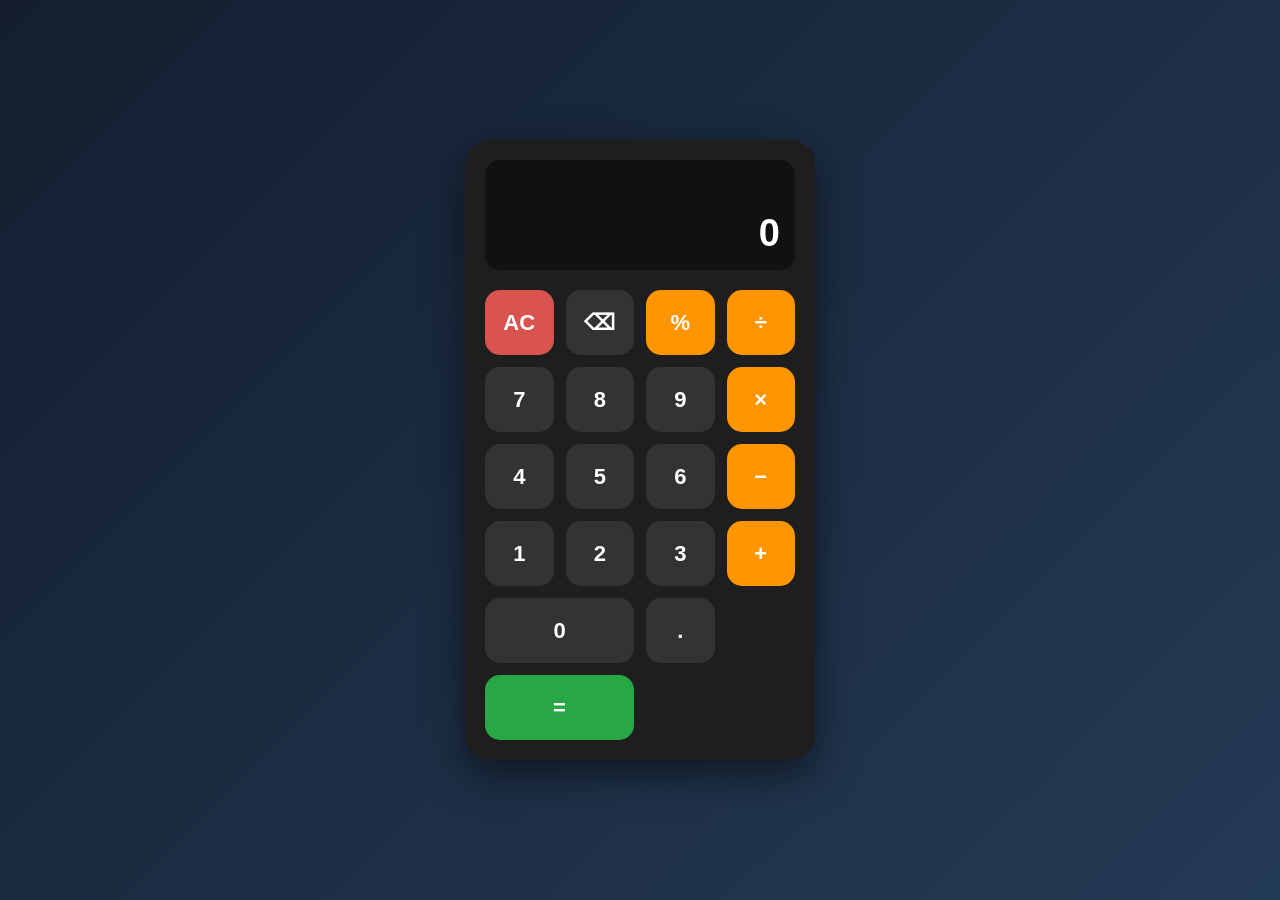
<file: CodeAlpha_Build_a_Calculator/calculator/index.html>
<!DOCTYPE html>
<html lang="en">
<head>
    <meta charset="UTF-8">
    <meta name="viewport" content="width=device-width, initial-scale=1.0">
    <title>Calculator</title>
    <link rel="stylesheet" href="style.css">
</head>
<body>

    <div class="calculator">

        <div class="display">
            <div id="previous"></div>
            <div id="current">0</div>
        </div>

        <div class="buttons">

            <button class="clear" onclick="clearCalculator()">AC</button>
            <button onclick="deleteNumber()">⌫</button>
            <button class="operator" onclick="chooseOperator('%')">%</button>
            <button class="operator" onclick="chooseOperator('/')">÷</button>

            <button onclick="appendNumber('7')">7</button>
            <button onclick="appendNumber('8')">8</button>
            <button onclick="appendNumber('9')">9</button>
            <button class="operator" onclick="chooseOperator('*')">×</button>

            <button onclick="appendNumber('4')">4</button>
            <button onclick="appendNumber('5')">5</button>
            <button onclick="appendNumber('6')">6</button>
            <button class="operator" onclick="chooseOperator('-')">−</button>

            <button onclick="appendNumber('1')">1</button>
            <button onclick="appendNumber('2')">2</button>
            <button onclick="appendNumber('3')">3</button>
            <button class="operator" onclick="chooseOperator('+')">+</button>

            <button class="zero" onclick="appendNumber('0')">0</button>
            <button onclick="appendNumber('.')">.</button>
            <button class="equals" onclick="calculate()">=</button>

        </div>
    </div>

    <script src="script.js"></script>
</body>
</html>
</file>
<file: CodeAlpha_Build_a_Calculator/calculator/style.css>
* {
    margin: 0;
    padding: 0;
    box-sizing: border-box;
    font-family: Arial, sans-serif;
}

body {
    min-height: 100vh;
    display: flex;
    justify-content: center;
    align-items: center;
    background: linear-gradient(135deg, #141e30, #243b55);
}

.calculator {
    width: 350px;
    padding: 20px;
    border-radius: 25px;
    background: #1e1e1e;
    box-shadow: 0 15px 40px rgba(0, 0, 0, 0.5);
}

.display {
    height: 110px;
    padding: 15px;
    margin-bottom: 20px;
    border-radius: 15px;
    background: #111;
    color: white;
    text-align: right;
    display: flex;
    flex-direction: column;
    justify-content: flex-end;
    overflow: hidden;
}

#previous {
    color: #999;
    font-size: 18px;
    min-height: 25px;
}

#current {
    font-size: 38px;
    font-weight: bold;
    word-wrap: break-word;
}

.buttons {
    display: grid;
    grid-template-columns: repeat(4, 1fr);
    gap: 12px;
}

button {
    height: 65px;
    border: none;
    border-radius: 15px;
    font-size: 22px;
    font-weight: bold;
    cursor: pointer;
    background: #333;
    color: white;
    transition: 0.2s;
}

button:hover {
    transform: scale(1.05);
    background: #444;
}

button:active {
    transform: scale(0.95);
}

.operator {
    background: #ff9500;
}

.operator:hover {
    background: #e68600;
}

.clear {
    background: #d9534f;
}

.clear:hover {
    background: #c9302c;
}

.equals {
    background: #28a745;
    grid-column: span 2;
}

.equals:hover {
    background: #218838;
}

.zero {
    grid-column: span 2;
}

@media (max-width: 400px) {
    .calculator {
        width: 90%;
    }

    button {
        height: 58px;
    }
}
</file>
